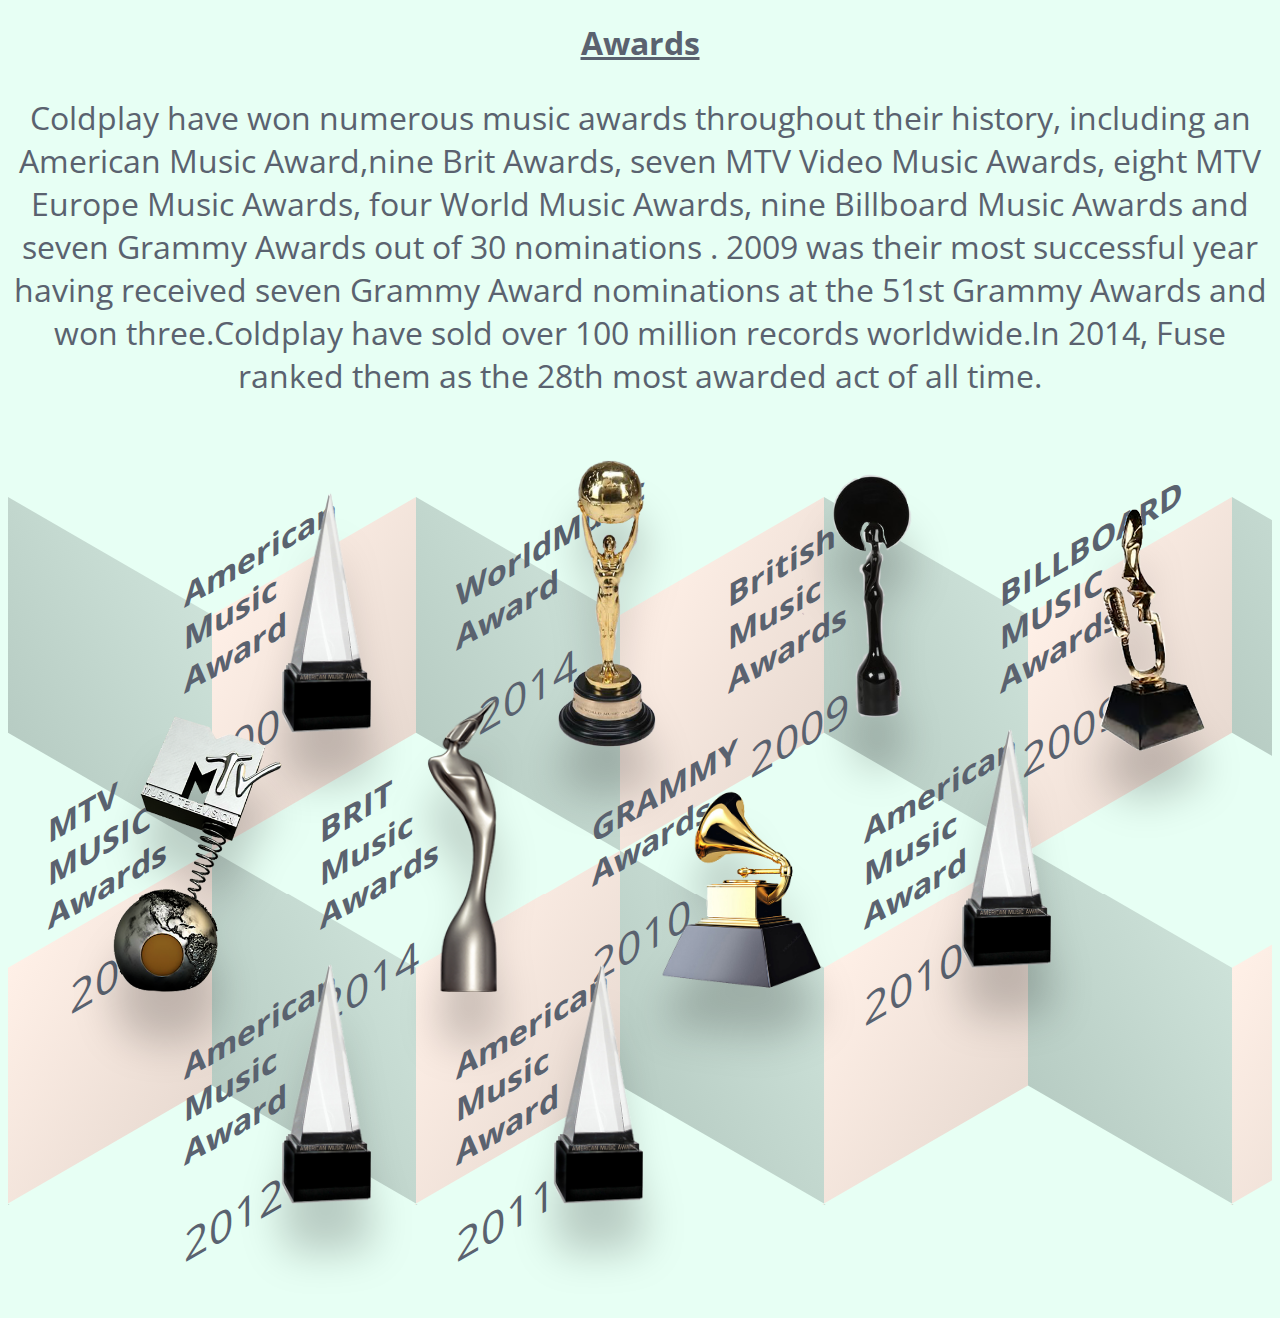
<file: Collections.html>
<!DOCTYPE HTML>

<html>

<head>
 <link rel="stylesheet" type="text/css" href="Collection.css">
   <style>
      ::-webkit-scrollbar {
  width: 25px;
}

::-webkit-scrollbar-track {
  background-color:#393C39
}

::-webkit-scrollbar-thumb {
  background: -webkit-gradient(linear,left top,left bottom,from(#8A4AFF),to(#51D9BC));
  box-shadow: inset 2px 2px 2px rgba(255,255,255,.25), inset -2px -2px 2px rgba(0,0,0,.25);
  border-radius: 40px;
  border: 6px solid transparent;
  background-clip: content-box;
}

::-webkit-scrollbar-thumb:hover {
  background-color: #a8bbbf;
}
</style>
  <title>Collections</title>
</head>

<body>
    <section class="section p">
           <center>
<u><h1>Awards</h1></u>
<p>Coldplay have won numerous music awards throughout their history, including an American Music Award,nine Brit Awards, seven MTV Video Music Awards, eight MTV Europe Music Awards, four World Music Awards, nine Billboard Music Awards and seven Grammy Awards out of 30 nominations . 2009 was their most successful year having received seven Grammy Award nominations at the 51st Grammy Awards and won three.Coldplay have sold over 100 million records worldwide.In 2014, Fuse ranked them as the 28th most awarded act of all time.</p>
</center>
    </section>
 <ul>
  <li class="adidas">
    <div>
      <h2>American Music Award</h2>
      <p style="align-content: flex-end">&nbsp;&nbsp;2001</p>
    </div>
    <img src='images/19-48-43-Crystal-American-Music-Awards-Trophy-.png' alt='' />
  </li>
  <li class="tiger">
    <div>
      <h2>WorldMusic Award</h2>
      <p>&nbsp;&nbsp;2014</p>
    </div>
    <img src='images/1e495565e7a6c23b3988c59613f0d560.png' alt='' />
  </li>
  <li class="adidas">
    <div>
      <h2>British Music Awards</h2>
      <p>&nbsp;&nbsp;2009</p>
    </div>
    <img src='images/1519138130580-brit.png' alt='' />
  </li>
  <li class="tiger">
    <div>
      <h2>BILLBOARD MUSIC Awards</h2>
      <p>&nbsp;&nbsp;2009</p>
    </div>
    <img src='images/download.png' alt='' />
  </li>
  <li class="adidas">
    <div>
      <h2>MTV MUSIC Awards</h2>
      <p>&nbsp;&nbsp;2014</p>
    </div>
    <img src='images/unnamed.png' alt='' />
  </li>
  <li class="tiger">
    <div>
      <h2>BRIT Music Awards</h2>
      <p>2014</p>
    </div>
    <img src='images/pngjoy.com_award-brit-awards-2017-trophy-transparent-png_682592.png' alt='' />
  </li>
  <li class="adidas">
    <div>
      <h2>GRAMMY Awards</h2>
      <p>2010</p>
    </div>
    <img src= 'images/kisspng-grammy-awards-the-recording-academy-musician-gramm-grammy-the-black-media-5cba11f210c262.8093714215556981620687.png' alt='' />
  </li>
  <li class="tiger">
    <div>
      <h2>American Music Award</h2>
      <p>2010</p>
    </div>
    <img src='images/19-48-43-Crystal-American-Music-Awards-Trophy-.png' alt='' />
  </li>
  <li class="adidas">
    <div>
      <h2>American Music Award</h2>
      <p>2012</p>
    </div>
    <img src='images/19-48-43-Crystal-American-Music-Awards-Trophy-.png' alt='' />
  </li>
  <li class="tiger">
    <div>
      <h2>American Music Award</h2>
      <p>2011</p>
    </div>
    <img src='images/19-48-43-Crystal-American-Music-Awards-Trophy-.png' alt='' />
  </li>

</body>

</html>
</file>
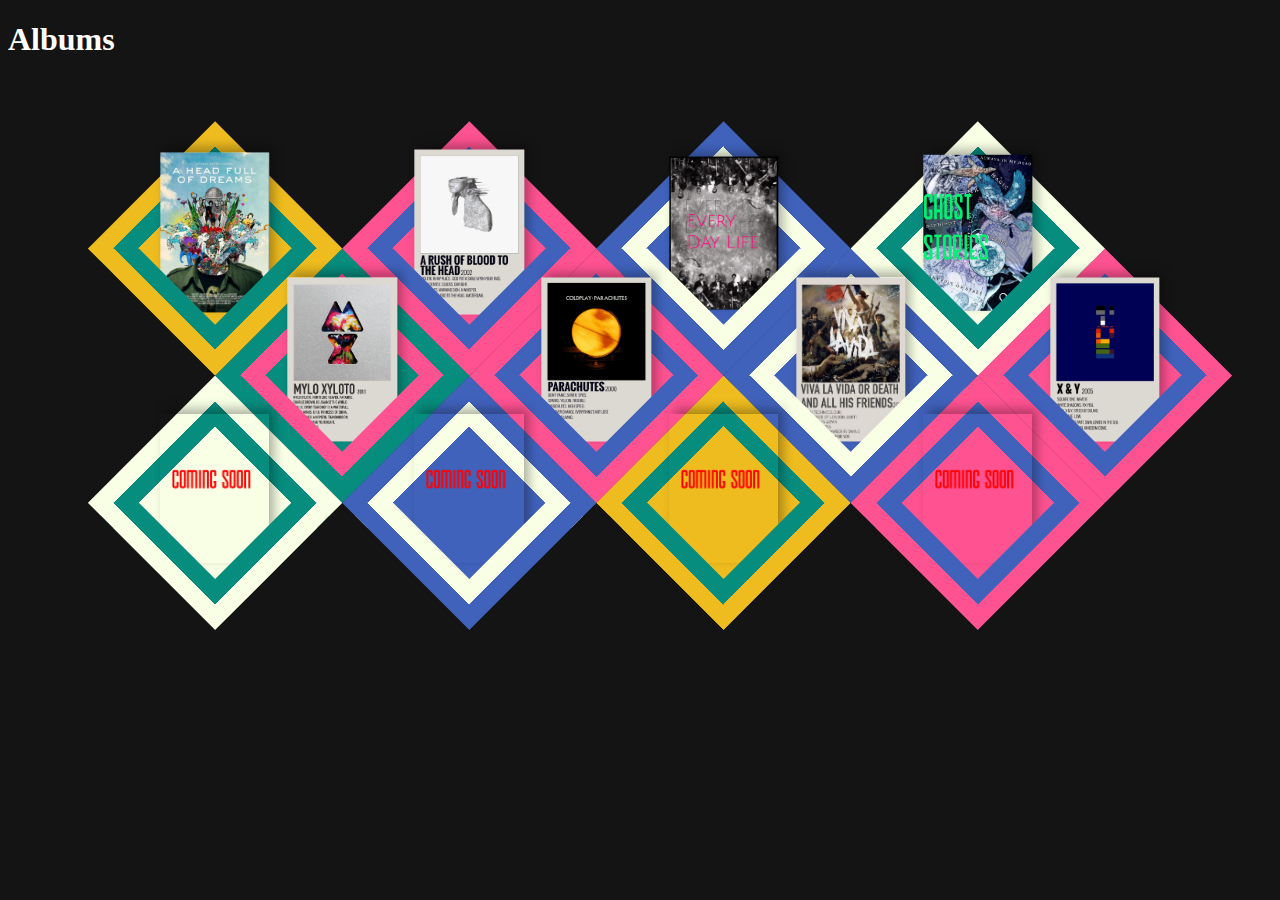
<file: Album/Albums.html>
<!DOCTYPE HTML>

<html>

<head>
  <title>Albums</title>
 <link rel="stylesheet" type="text/css" href="Library_Style.css">
</head>
        <body>

        <h1 style="color:white;font-family:  'Agency FB'">Albums</h1>
 <ul>
    <li><a href="../Player/A Head Full of Dreams/index.html"><img src="../images/797ba78faedf5164bce87c2f7b97bcef.jpg" alt="" ></a>  </li>
    <li><a href="../Player/A Rush of Blood To The Head/index.html"><img src="../images/555bbb1d8e771b7cf6c1414b1004cae3.jpg" alt="" ></a>  </li>
    <li><a href="../Player/Everyday Life/index.html"><img src="../images/EveryDaylife.png" alt="" ></a>  </li>
    <li><a href="../Player/Ghost Stories/index.html"><img src="../images/0m4twp5bsrs31.png" alt="" ></a>  </li>
    <li><a href="../Player/Mylo Xyloto/index.html"><img src="../images/2f2d38dd2ade538dae8665ce22865015.jpg" alt="" ></a>  </li>
    <li><a href="../Player/Parachutes/index.html"><img src="../images/6d59c0c1754d137c1f081467fd3a7d6d.jpg" alt="" ></a>  </li>
    <li><a href="../Player/Viva la Vida or Death and all His Friends/index.html"><img src="../images/45da74f8206038a2bf3d4d38e64f3ea1.jpg" alt="" ></a>  </li>
    <li><a href="../Player/X & Y/index.html"><img src="../images/4b9c45b78a5e41f7270580513523a124.jpg" alt="" ></a>  </li>
    <li><a ><img src="..//images/coming_soon.png" alt="" ></a>  </li>
    <li><a><img src="..//images/coming_soon.png" alt="" ></a>  </li>
    <li><a ><img src="..//images/coming_soon.png" alt="" ></a>  </li>
    <li><a ><img src="..//images/coming_soon.png" alt="" ></a>  </li>


</ul>
</body>

</html>
</file>
<file: Collection.css>
@import url('https://fonts.googleapis.com/css?family=Open+Sans+Condensed:300,700');



:root {
    --columns: 3;
}

body{
    color: #5A626F;
    background-color: #E7FFF4;
    font-family: 'Open Sans Condensed', sans-serif;
}

ul{
    margin: 100px 0;
    display: grid;
    grid-template-columns: repeat(var(--columns),1fr);
    background-image: url("data:image/svg+xml;charset=utf8,%3Csvg viewBox='0 0 600 1040' xmlns='http://www.w3.org/2000/svg' fill-rule='evenodd' clip-rule='evenodd' stroke-linejoin='round' stroke-miterlimit='2'%3E%3Cpath d='M0 0l300 173.205v346.41L0 346.41V0z' fill='url(%23_Linear1)'/%3E%3Cpath d='M300 519.615L600 692.82v346.411L300 866.025v-346.41z' fill='url(%23_Linear2)'/%3E%3Cpath d='M600 0L300 173.205v346.41L600 346.41V0z' fill='url(%23_Linear3)'/%3E%3Cpath d='M300 519.615L0 692.82v346.411l300-173.206v-346.41z' fill='url(%23_Linear4)'/%3E%3Cdefs%3E%3ClinearGradient id='_Linear1' x1='0' y1='0' x2='1' y2='0' gradientUnits='userSpaceOnUse' gradientTransform='rotate(-30 646.41 173.205) scale(346.41)'%3E%3Cstop offset='0' stop-color='%23b7ccc3'/%3E%3Cstop offset='1' stop-color='%23cde2d9'/%3E%3C/linearGradient%3E%3ClinearGradient id='_Linear2' x1='0' y1='0' x2='1' y2='0' gradientUnits='userSpaceOnUse' gradientTransform='rotate(-30 1766.025 -126.796) scale(346.41)'%3E%3Cstop offset='0' stop-color='%23b7ccc3'/%3E%3Cstop offset='1' stop-color='%23cde2d9'/%3E%3C/linearGradient%3E%3ClinearGradient id='_Linear3' x1='0' y1='0' x2='1' y2='0' gradientUnits='userSpaceOnUse' gradientTransform='rotate(-150 346.41 92.82) scale(346.41)'%3E%3Cstop offset='0' stop-color='%23e8dad1'/%3E%3Cstop offset='1' stop-color='%23fff0e7'/%3E%3C/linearGradient%3E%3ClinearGradient id='_Linear4' x1='0' y1='0' x2='1' y2='0' gradientUnits='userSpaceOnUse' gradientTransform='rotate(-150 266.025 392.82) scale(346.41)'%3E%3Cstop offset='0' stop-color='%23e8dad1'/%3E%3Cstop offset='1' stop-color='%23fff0e7'/%3E%3C/linearGradient%3E%3C/defs%3E%3C/svg%3E");

}

li{
    grid-column-end: span 2;
    position: relative;
    padding-bottom: 86.66%;
    list-style-type: none;
}

li:nth-child(2n-1){
    grid-column-start:2;
}

li:before{
    content: "";
    position: absolute;
    right: 0;
    width: 50%;
    height: 100%;

    background-position: 90% 27%;
    opacity: 0.6;
    transform: skewy(30deg);
    background-size: 40%;
    background-repeat: no-repeat;
}

div{
    position:absolute ;
    width: 50%;
    font-size: calc(15vw/var(--columns));
    transform: skewy(-30deg);
    margin-top: 4%;

}

p{
    font-size: 2em;
}

img{
    position: absolute;
    left: 55%;
    transform: translateX(-50%);
    width: 62%;
    bottom: -10%;
    -webkit-filter: drop-shadow(0 50px 20px  rgba(0, 0, 0, 0.20));
    filter: drop-shadow(0 50px 20px rgba(0, 0, 0, 0.20));
    transition-property: bottom, filter, -webkit-filter;
    transition-duration: .3s;
}

img:hover{
    bottom: 0;
    -webkit-filter: drop-shadow(0 80px 40px  rgba(0, 0, 0, 0.20));
    filter: drop-shadow(0 80px 30px rgba(0, 0, 0, 0.20));
 }
 section.p{



 }

@media (min-width:600px){
    :root {
        --columns: 5;
    }
    li:nth-child(2n-1){
        grid-column-start:auto;
    }
    li:nth-child(4n-3){
        grid-column-start:2;
    }
}
@media (min-width:900px){
    :root {
        --columns: 7;
    }
    li:nth-child(4n-3){
        grid-column-start:auto;
    }
    li:nth-child(6n-5){
        grid-column-start:2;
    }
}
@media (min-width:1200px){
    :root {
        --columns: 9;
    }
    li:nth-child(6n-5){
        grid-column-start:auto;
    }
    li:nth-child(8n-7){
        grid-column-start:2;
    }
}
@media (min-width:1500px){
    :root {
        --columns: 11;
    }
    li:nth-child(8n-7){
        grid-column-start:auto;
    }
    li:nth-child(10n-9){
        grid-column-start:2;
    }
}
@media (min-width:1800px){
    :root {
        --columns: 13;
    }
    li:nth-child(10n-9){
        grid-column-start:auto;
    }
    li:nth-child(12n-11){
        grid-column-start:2;
    }

}
@media (min-width:2100px){
    :root {
        --columns: 15;
    }
    li:nth-child(12n-11){
        grid-column-start:auto;
    }
    li:nth-child(14n-13){
        grid-column-start:2;
    }

}
</file>
<file: Album/Library_Style.css>
:root {
    --columns: 3;
    --yellow: rgba(238, 188, 31, 1);
    --pink: rgba(255, 82, 145, 1);
    --blue: rgba(64, 98, 187, 1);
    --green: rgba(6, 141, 126, 1);
    --white: rgba(248, 255, 229, 1);
}

body{
    background-color:#141414;
}

ul{
    list-style-type: none;
    display:grid;
    grid-template-columns: repeat(var(--columns),1fr);
    margin: 200px -40px;

}

li{
    grid-column-end: span 2;
    position: relative;
    width: 100%;
    padding-bottom: 100%;
    margin-top: -50%;
}

li:nth-child(2n){
    grid-column-start:3;
}

li::before, li::after {
    content:'';
    position: absolute;
    display: block;
    width: 100%;
    height: 100%;
    background-size: 50% 100%,50% 100%;
    background-position: left, right;
}

li::before{
    z-index: -10;
    clip-path: polygon(50% 0, 100% 50%, 50% 100%, 0 50%);
    -webkit-clip-path: polygon(50% 0, 100% 50%, 50% 100%, 0 50%);
    background-repeat: no-repeat;
    background-image: linear-gradient(-45deg,var(--yellow) 53.5%,var(--green) 53.5%,var(--green) 60%,var(--yellow) 60%), linear-gradient(45deg,var(--yellow) 53.5%,var(--green) 53.5%,var(--green) 60%,var(--yellow) 60%);
}

li::after{
    clip-path: polygon(100% 50%, 50% 100%, 0 50%, 20% 50%, 50% 80%,80% 50%);
    -webkit-clip-path: polygon(100% 50%, 50% 100%, 0 50%, 20% 50%, 50% 80%,80% 50%);
    background-repeat: no-repeat;
    background-image: linear-gradient(45deg,var(--yellow) 40%,var(--green) 40%), linear-gradient(-45deg,var(--yellow) 40%,var(--green) 40%);
}

li:nth-child(2n)::before{
    background-image: linear-gradient(-45deg,var(--pink) 53.5%,var(--blue) 53.5%,var(--blue) 60%,var(--pink) 60%), linear-gradient(45deg,var(--pink) 53.5%,var(--blue) 53.5%,var(--blue) 60%,var(--pink) 60%);
}

li:nth-child(2n)::after{
    background-image: linear-gradient(45deg,var(--pink) 40%,var(--blue) 40%), linear-gradient(-45deg,var(--pink) 40%,var(--blue) 40%);
}

li:nth-child(5n)::before{
    background-image: linear-gradient(-45deg,var(--green) 53.5%,var(--pink) 53.5%,var(--pink) 60%,var(--green) 60%), linear-gradient(45deg,var(--green) 53.5%,var(--pink) 53.5%,var(--pink) 60%,var(--green) 60%);
}

li:nth-child(5n)::after{
    background-image: linear-gradient(45deg,var(--green) 40%,var(--pink) 40%), linear-gradient(-45deg,var(--green) 40%,var(--pink) 40%);
}

li:nth-child(7n)::before,li:nth-child(7n-4)::before{
    background-image: linear-gradient(-45deg,var(--blue) 53.5%,var(--white) 53.5%,var(--white) 60%,var(--blue) 60%), linear-gradient(45deg,var(--blue) 53.5%,var(--white) 53.5%,var(--white) 60%,var(--blue) 60%);
}

li:nth-child(7n)::after,li:nth-child(7n-4)::after{
    background-image: linear-gradient(45deg,var(--blue) 40%,var(--white) 40%), linear-gradient(-45deg,var(--blue) 40%,var(--white) 40%);
}

li:nth-child(9n)::before,li:nth-child(9n-5)::before{
    background-image: linear-gradient(-45deg,var(--white) 53.5%,var(--green) 53.5%,var(--green) 60%,var(--white) 60%), linear-gradient(45deg,var(--white) 53.5%,var(--green) 53.5%,var(--green) 60%,var(--white) 60%);
}

li:nth-child(9n)::after,li:nth-child(9n-5)::after{
    background-image: linear-gradient(45deg,var(--white) 40%,var(--green) 40%), linear-gradient(-45deg,var(--white) 40%,var(--green) 40%);
}

img{
    position: absolute;
    width: 43%;
    left: 50%;
    top: 50%;
    transform: translateX(-50%) translateY(-60%);
    box-shadow: 5px -5px 10px rgba(0, 0, 0, 0.3);
    transition-property: transform;
    transition-duration: .6s;
}

img:hover{
    transform: translateX(-40%) translateY(-70%) rotatez(25deg);
}
@media (min-width:450px){
    ul{
        margin: 190px 40px;
    }
}
@media (min-width:600px){
    :root {
        --columns: 5;
    }
    li:nth-child(2n){
        grid-column-start:auto;
    }
    li:nth-child(4n-1){
        grid-column-start:2;
    }
}
@media (min-width:900px){
    :root {
        --columns: 7;
    }
    li:nth-child(4n-1){
        grid-column-start:auto;
    }
    li:nth-child(6n-2){
        grid-column-start:2;
    }
}
@media (min-width:1200px){
    :root {
        --columns: 9;
    }
    li:nth-child(6n-2){
        grid-column-start:auto;
    }
    li:nth-child(8n-3){
        grid-column-start:2;
    }
}
@media (min-width:1500px){
    :root {
        --columns: 11;
    }
    li:nth-child(8n-3){
        grid-column-start:auto;
    }
    li:nth-child(10n-4){
        grid-column-start:2;
    }
}
@media (min-width:1800px){
    :root {
        --columns: 13;
    }
    li:nth-child(10n-4){
        grid-column-start:auto;
    }
    li:nth-child(12n-5){
        grid-column-start:2;
    }
}
@media (min-width:2100px){
    :root {
        --columns: 15;
    }
    li:nth-child(12n-5){
        grid-column-start:auto;
    }
    li:nth-child(14n-6){
        grid-column-start:2;
    }
}
</file>
